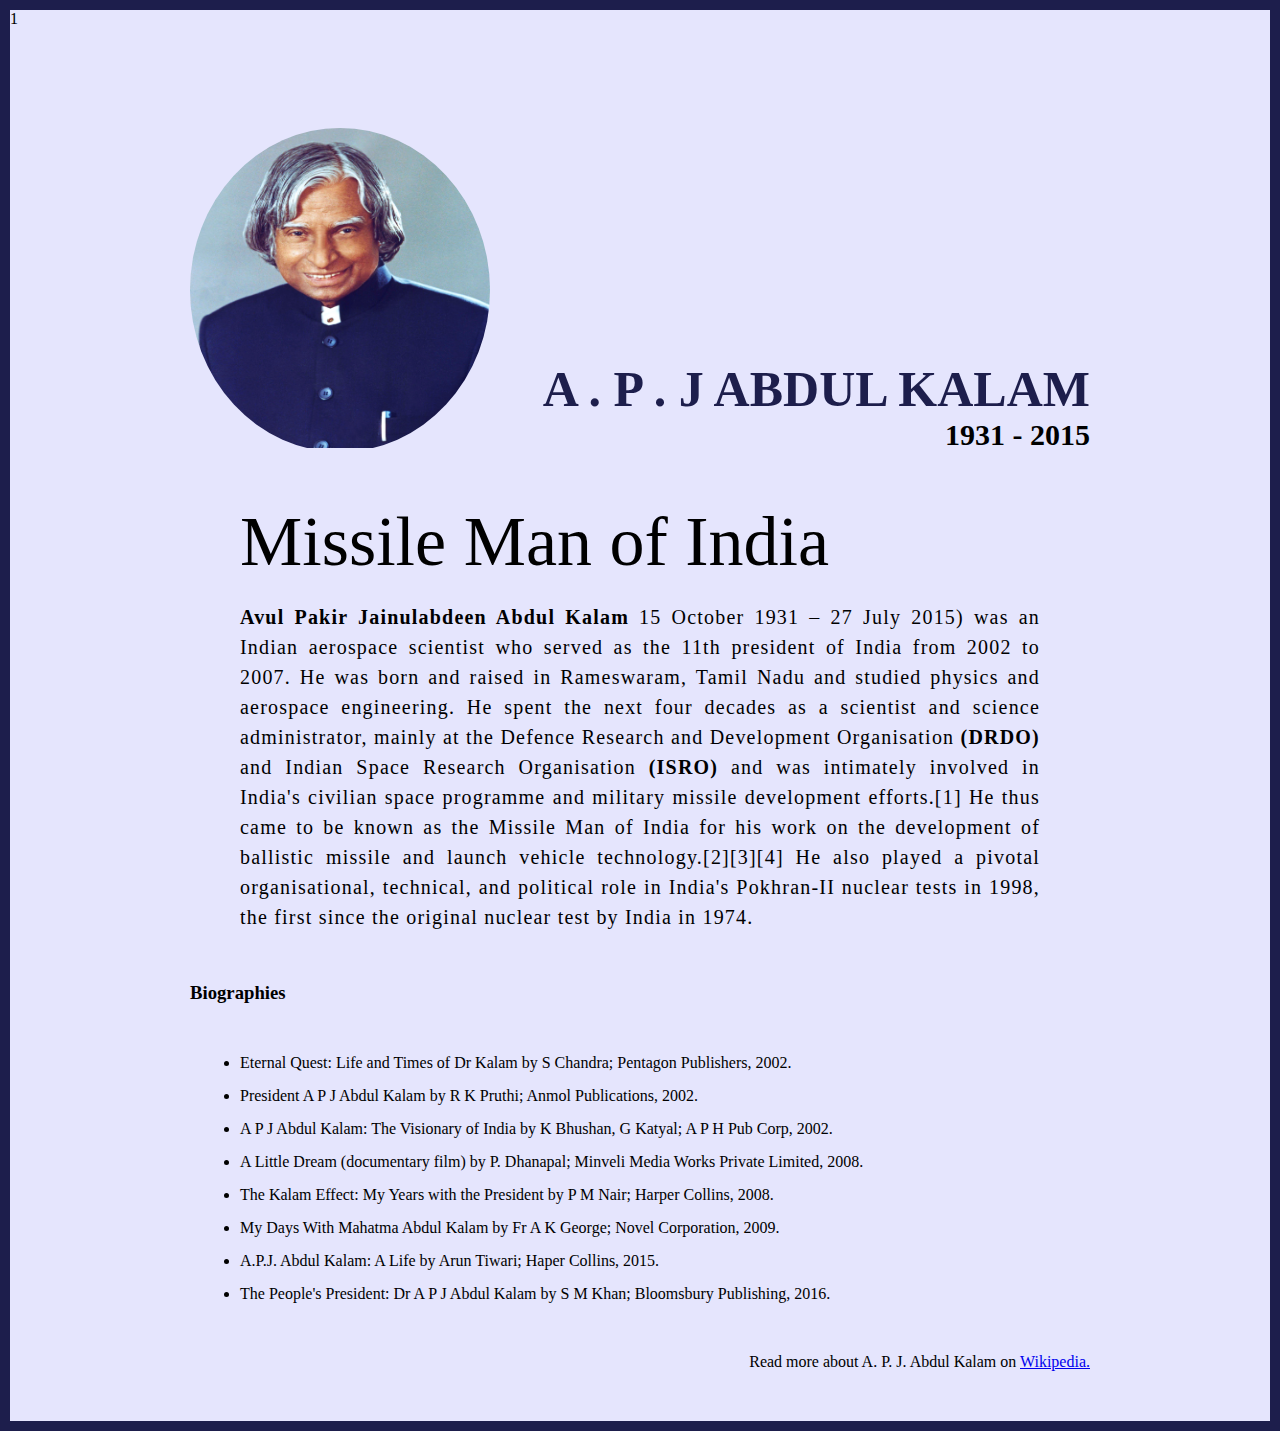
<file: Project01/index.html>
<!DOCTYPE html>
<html lang="en">
  <head>
    <meta charset="UTF-8" />
    <meta name="viewport" content="width=device-width, initial-scale=1.0" />
    <title>The Tribute Website</title>
    <link rel="stylesheet" href="styles.css" />
  </head>
  <!-- format code shortcut for prettier extension : shift + alt + f -->
  <!-- emmet is extension in vscode for write html code fastly -->
  <body>
    <div class="container">1
      <div class="content">
        <section class="top_section">
          <div class="image_container">
            <img src="../IMAGES/apj.jpg" alt="tribute" />
          </div>
          <div>
            <h1>A . P . J Abdul Kalam</h1>
            <h4>1931 - 2015</h4>
          </div>
        </section>
        <section class="about_section">
          <h2>Missile Man of India</h2>
          <p><b>Avul Pakir Jainulabdeen Abdul Kalam</b> 15 October 1931 – 27 July
            2015) was an Indian aerospace scientist who served as the 11th
            president of India from 2002 to 2007. He was born and raised in
            Rameswaram, Tamil Nadu and studied physics and aerospace
            engineering. He spent the next four decades as a scientist and
            science administrator, mainly at the Defence Research and
            Development Organisation <b>(DRDO)</b> and Indian Space Research
            Organisation <b>(ISRO)</b> and was intimately involved in India's civilian
            space programme and military missile development efforts.[1] He thus
            came to be known as the Missile Man of India for his work on the
            development of ballistic missile and launch vehicle
            technology.[2][3][4] He also played a pivotal organisational,
            technical, and political role in India's Pokhran-II nuclear tests in
            1998, the first since the original nuclear test by India in 1974.</p>
        </section>
        <section class="biography_section">
          <h3>Biographies</h3>
          <ul>
             <li>
              Eternal Quest: Life and Times of Dr Kalam by S Chandra; Pentagon
              Publishers, 2002.
            </li>
            <li>
              President A P J Abdul Kalam by R K Pruthi; Anmol Publications,
              2002.
            </li>
            <li>
              A P J Abdul Kalam: The Visionary of India by K Bhushan, G Katyal;
              A P H Pub Corp, 2002.
            </li>
            <li>
              A Little Dream (documentary film) by P. Dhanapal; Minveli Media
              Works Private Limited, 2008.
            </li>
            <li>
              The Kalam Effect: My Years with the President by P M Nair; Harper
              Collins, 2008.
            </li>
            <li>
              My Days With Mahatma Abdul Kalam by Fr A K George; Novel
              Corporation, 2009.
            </li>
            <li>
              A.P.J. Abdul Kalam: A Life by Arun Tiwari; Haper Collins, 2015.
            </li>
            <li>
              The People's President: Dr A P J Abdul Kalam by S M Khan;
              Bloomsbury Publishing, 2016.
            </li>
          </ul>
        </section>
        <footer>

         <p>Read more about A. P. J. Abdul Kalam on 
          <a href="https://en.wikipedia.org/wiki/A._P._J._Abdul_Kalam">Wikipedia.</a>
         </p>

         
        </footer>
      </div>
    </div>
  </body>
</html>
</file>
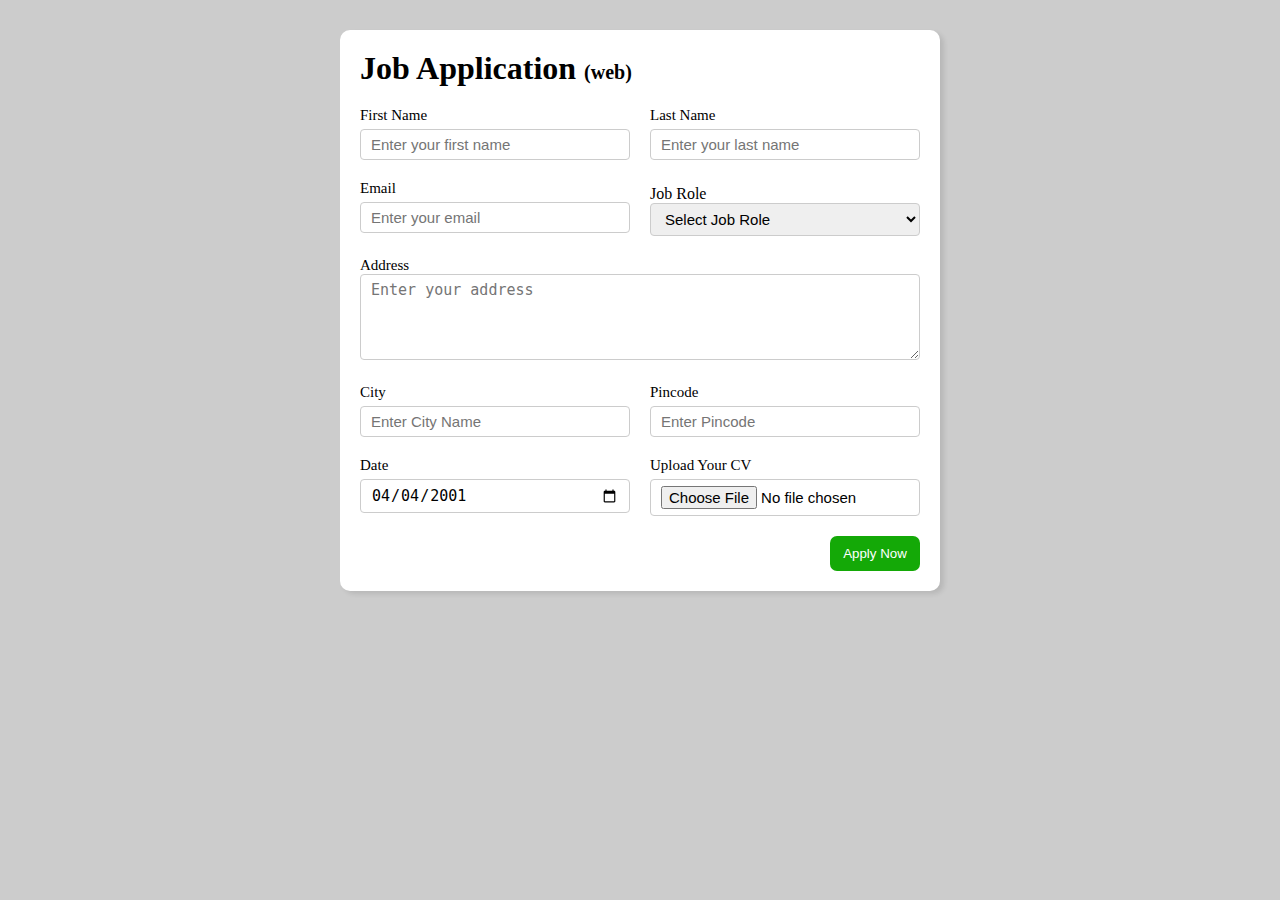
<file: project02/index.html>
<!DOCTYPE html>
<html lang="en">
<head>
    <meta charset="UTF-8">
    <meta name="viewport" content="width=device-width, initial-scale=1.0">
    <title>Job Application</title>
    <link rel="stylesheet" href="style.css">
</head>
<body>
    <div class="container">
        <div class="apply_box">
            
            <h1>Job Application 
                <span class="title_small">(web)</span>
            </h1>
            <form action="">
                <div class="form_container">
                    <div class="form_control">
                        <label for="first_name">First Name</label>
                        <input id="first_name" type="text" name="first_name" placeholder="Enter your first name" required>
                    </div>
                    <div class="form_control">
                        <label for="last_name">Last Name</label>
                        <input id="last_name" type="text" name="last_name" placeholder="Enter your last name" required>
                    </div>
                    <div class="form_control">
                        <label for="email">Email</label>
                        <input id="email" type="email" name="email" placeholder="Enter your email" required>
                    </div>
                    <div class="form_control">
                        <label for="job_role"></label>Job Role</label>
                       <select name="job_role" id="job_role">
                        <option value="">Select Job Role</option>
                        <option value="frontend">Frontend developer</option>
                        <option value="backend">Backend developer</option>
                        <option value="fullstack">Fullstack developer</option>
                        <option value="designer">Designer</option>
                       </select>
                    </div>
                    <div class="textarea_control">
                        <label for="address">Address</label>
                       <textarea name="address" id="address" placeholder="Enter your address" rows="4" cols="50"></textarea>
                    </div>
                    <div class="form_control">
                        <label for="City">City</label>
                        <input id="City" type="text" name="City" placeholder="Enter City Name" required>
                    </div>
                    <div class="form_control">
                        <label for="Pincode">Pincode</label>
                        <input id="Pincode" type="number" name="Pincode" placeholder="Enter Pincode" required>
                    </div>
                    <div class="form_control">
                        <label for="Date">Date</label>
                        <input value="2001-04-04" id="Date" type="date" name="Date" required>
                    </div>
                    <div class="form_control">
                        <label for="upload">Upload Your CV</label>
                        <input id="upload" type="file" name="upload" required>
                    </div>
                </div>
                <div class="button_container">
                    <button type="submit">Apply Now</button>
                </div>
            </form>
        </div>
    </div>


</body>
</html>
</file>
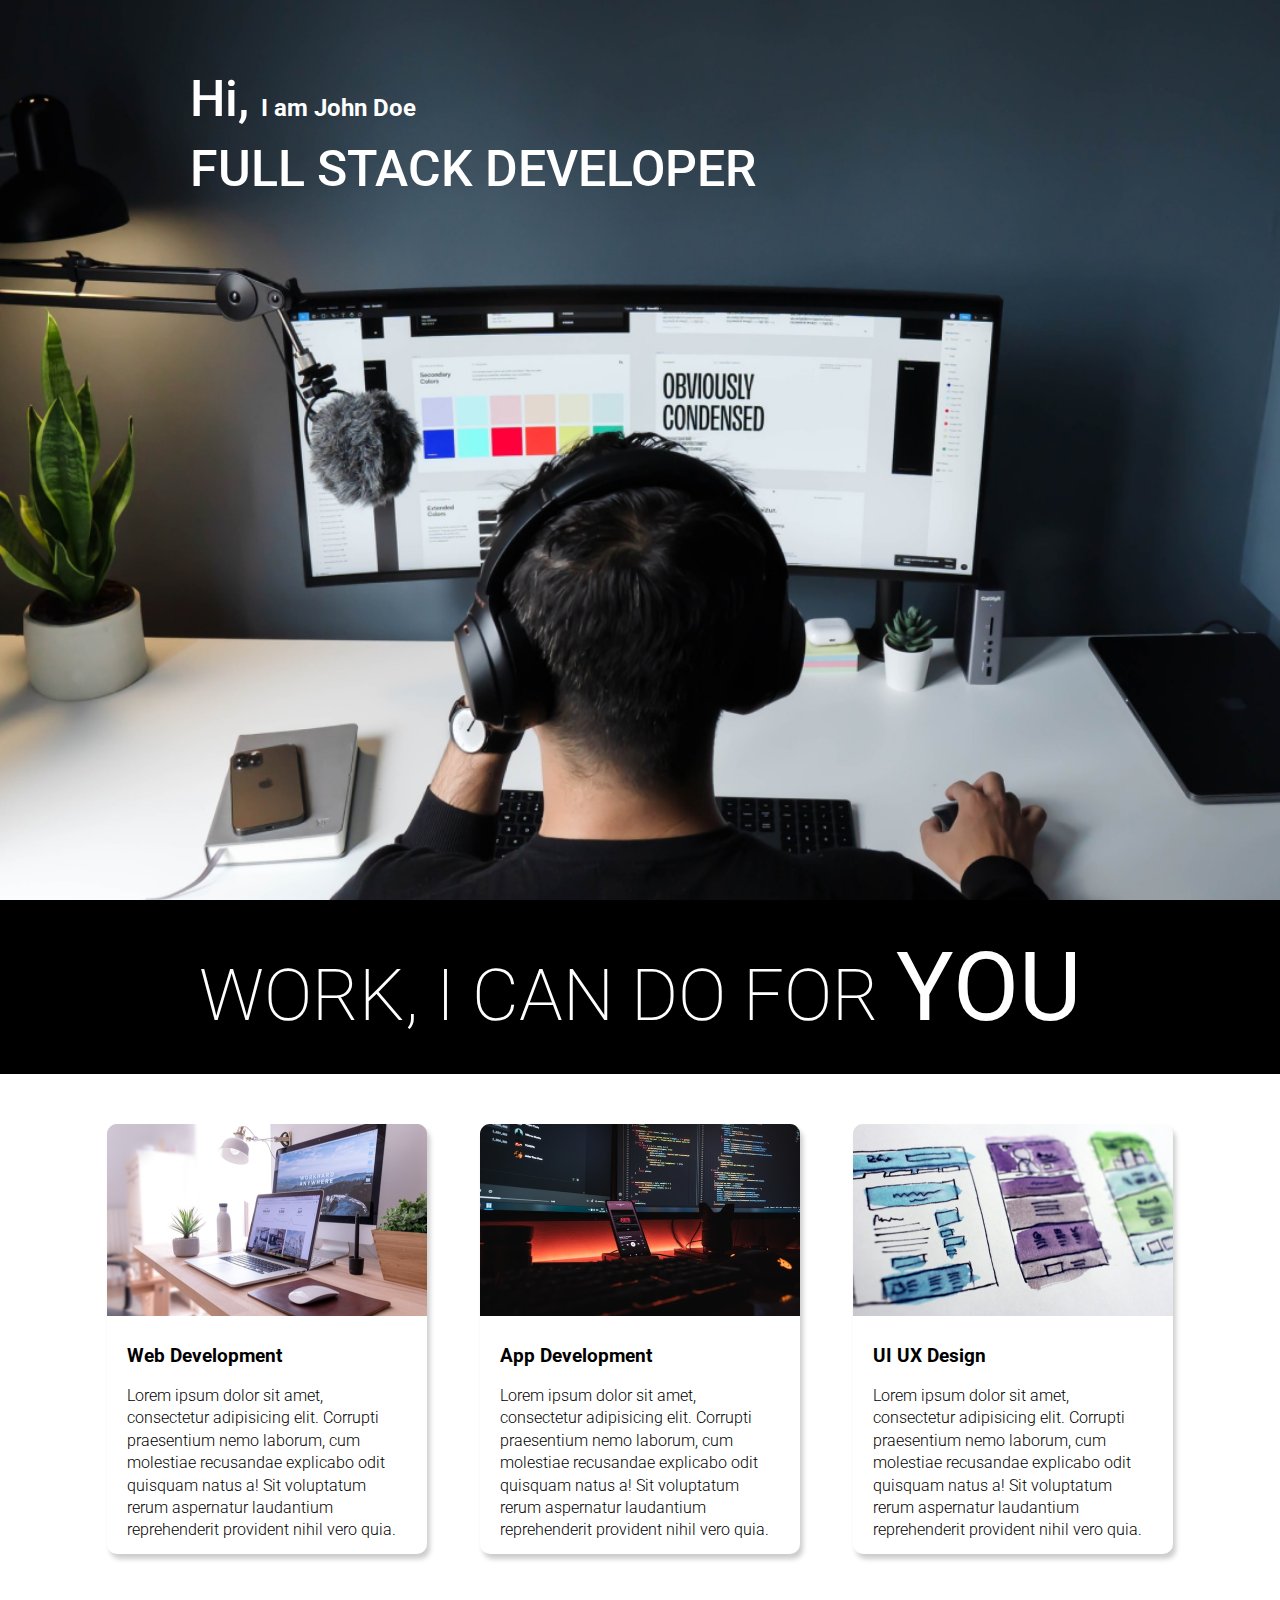
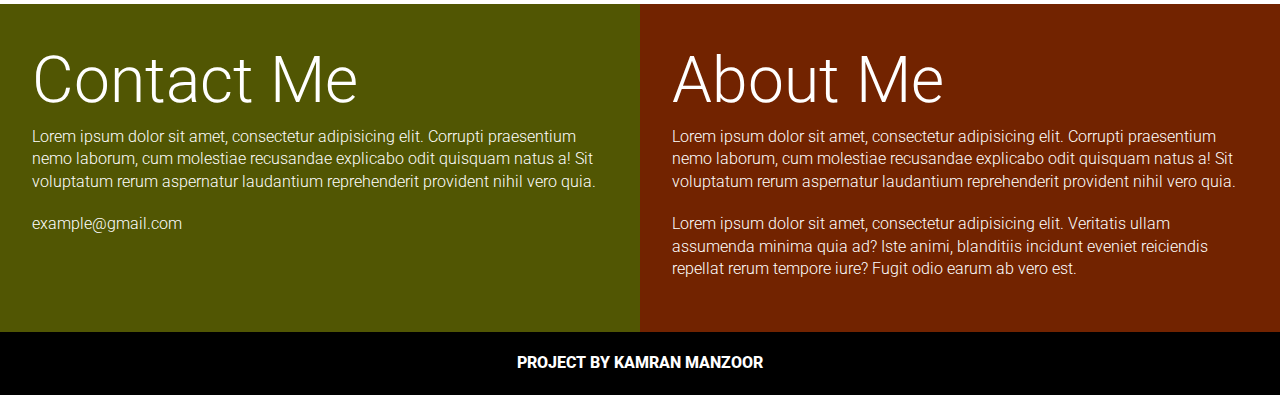
<file: project04/index.html>
<!DOCTYPE html>
<html lang="en">
  <head>
    <meta charset="UTF-8" />
    <meta name="viewport" content="width=device-width, initial-scale=1.0" />
    <title>Developer | Landing Page</title>
    <link rel="stylesheet" href="styles.css" />
  </head>
  <body>
    <section class="hero-section">
      <div class="text_container">
        <h2><span class="lg_text">Hi, </span>I am John Doe</h2>
        <h1 class="lg_text">FULL STACK DEVELOPER</h1>
      </div>
    </section>
    <section class="black_box">
      <h2>WORK, I CAN DO FOR <span>YOU</span></h2>
    </section>
    <section class="work">
      <div class="grid_item">
        <div class="card">
          <div class="imag_container">
            <img src="../IMAGES/web.png" alt="web development" />
          </div>
          <div class="card_content">
            <h3>Web Development</h3>
            <p>
              Lorem ipsum dolor sit amet, consectetur adipisicing elit. Corrupti
              praesentium nemo laborum, cum molestiae recusandae explicabo odit
              quisquam natus a! Sit voluptatum rerum aspernatur laudantium
              reprehenderit provident nihil vero quia.
            </p>
          </div>
        </div>
      </div>
      <div class="grid_item">
        <div class="card">
          <div class="imag_container">
            <img src="../IMAGES/mobile.png" alt="App development" />
          </div>
          <div class="card_content">
            <h3>App Development</h3>
            <p>
              Lorem ipsum dolor sit amet, consectetur adipisicing elit. Corrupti
              praesentium nemo laborum, cum molestiae recusandae explicabo odit
              quisquam natus a! Sit voluptatum rerum aspernatur laudantium
              reprehenderit provident nihil vero quia.
            </p>
          </div>
        </div>
      </div>
      <div class="grid_item">
        <div class="card">
          <div class="imag_container">
            <img src="../IMAGES/uiux.png" alt="UI UX Design" />
          </div>
          <div class="card_content">
            <h3>UI UX Design</h3>
            <p>
              Lorem ipsum dolor sit amet, consectetur adipisicing elit. Corrupti
              praesentium nemo laborum, cum molestiae recusandae explicabo odit
              quisquam natus a! Sit voluptatum rerum aspernatur laudantium
              reprehenderit provident nihil vero quia.
            </p>
          </div>
        </div>
      </div>
    </section>
    <section class="bottom_section">
        <div class="content">
            <h2>Contact Me</h2>
            <p>
              Lorem ipsum dolor sit amet, consectetur adipisicing elit. Corrupti
              praesentium nemo laborum, cum molestiae recusandae explicabo odit
              quisquam natus a! Sit voluptatum rerum aspernatur laudantium
              reprehenderit provident nihil vero quia.</p>
              <p>example@gmail.com</p>
        </div>
        <div class="about">
            <h2>About Me</h2>
            <p>
              Lorem ipsum dolor sit amet, consectetur adipisicing elit. Corrupti
              praesentium nemo laborum, cum molestiae recusandae explicabo odit
              quisquam natus a! Sit voluptatum rerum aspernatur laudantium
              reprehenderit provident nihil vero quia.
            </p>
            <p>Lorem ipsum dolor sit amet, consectetur adipisicing elit. Veritatis ullam assumenda minima quia ad? Iste animi, blanditiis incidunt eveniet reiciendis repellat rerum tempore iure? Fugit odio earum ab vero est.</p>
        </div>
    </section>
    <footer>
        Project by KAMRAN MANZOOR
    </footer>
  </body>
</html>
</file>
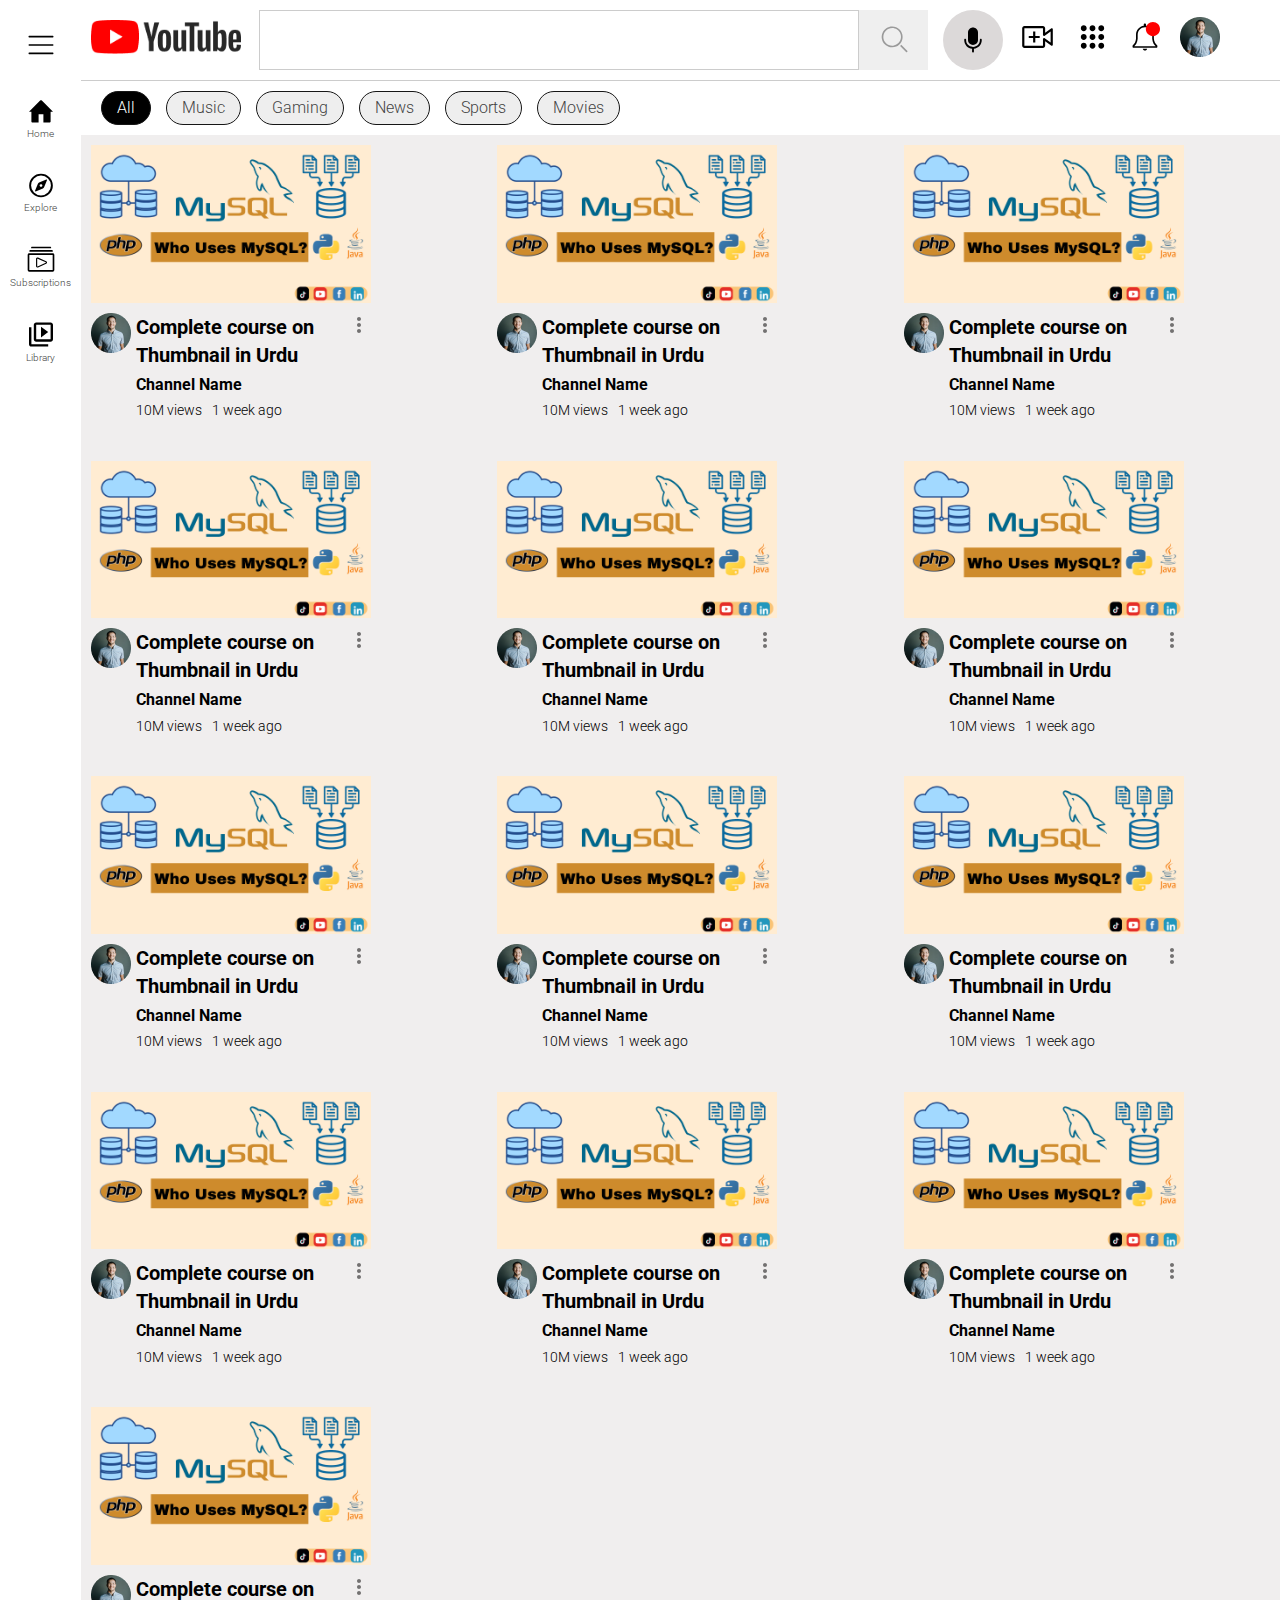
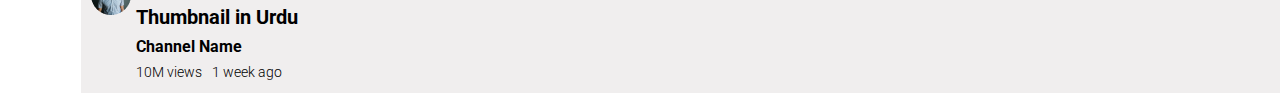
<file: project07/index.html>
<!DOCTYPE html>
<html lang="en">
  <head>
    <meta charset="UTF-8" />
    <meta name="viewport" content="width=device-width, initial-scale=1.0" />
    <title>Youtube Clone</title>
    <link rel="stylesheet" href="style.css" />
  </head>
  <body>
    <div class="container">
        <aside>
        <div class="bars">
          <img src="../IMAGES/project7/bars.svg" alt="bars" />
        </div>
        <div class="side-icon">
          <i>
            <img src="../IMAGES/project7/home.svg" alt="home" />
          </i>
          <p>Home</p>
        </div>
        <div class="side-icon">
          <i>
            <img src="../IMAGES/project7/compass.svg" alt="explore" />
          </i>
          <p>Explore</p>
        </div>
        <div class="side-icon">
          <i>
            <img
              src="../IMAGES/project7/video-gallary.svg"
              alt="subscriptions"
            />
          </i>
          <p>Subscriptions</p>
        </div>
        <div class="side-icon">
          <i>
            <img src="../IMAGES/project7/video-library.svg" alt="library" />
          </i>
          <p>Library</p>
        </div>
      </aside>
      <div class="main-container">
        <header>
        <nav>
          <div class="logo">
            <img src="../IMAGES/project7/youtube-logo.png" alt="youtube logo" />
          </div>
          <div class="center-nav">
            <div class="search">
              <input type="text" />
              <button>
                <img src="../IMAGES/project7/search.svg" alt="search icon" />
              </button>
            </div>
            <div class="mic">
              <img src="../IMAGES/project7/mic.svg" alt="microphone icon" />
            </div>
          </div>
          <div class="side-nav">
            <i>
              <img src="../IMAGES/project7/video-add.svg" alt="video" />
            </i>
            <i>
              <img src="../IMAGES/project7/dot-grid.svg" alt="dot grid" />
            </i>
            <i>
              <img src="../IMAGES/project7/bell.svg" alt="bell" />
            </i>
            <i>
              <img src="../IMAGES/project7/avatar.png" alt="avatar" />
            </i>
          </div>
        </nav>
        <div class="tags">
          <div class="tag dark">All</div>
          <div class="tag light">Music</div>
          <div class="tag light">Gaming</div>
          <div class="tag light">News</div>
          <div class="tag light">Sports</div>
          <div class="tag light">Movies</div>
        </div>
      </header>
      <main>
        <div class="card-container">
            <div class="card">
                <img src="../IMAGES/project7/thumbnailll.png" alt="thumbnaill">
            <div class="avatar-content">
                <div class="avatar">
                    <img src="../IMAGES/project7/avatar.png" alt="avatar">
                </div>
                <div class="content">
                    <h3>Complete course on Thumbnail in Urdu</h3>
                    <p class="channel-name">Channel Name</p>
                    <div class="content-status">
                        <p>10M views</p>
                        <p>1 week ago</p>
                    </div>
                </div>
                <div class="dots"><img src="../IMAGES/project7/dots.svg" alt="dots"></div>
            </div>
            </div>  
            <div class="card">
                <img src="../IMAGES/project7/thumbnailll.png" alt="thumbnaill">
            <div class="avatar-content">
                <div class="avatar">
                    <img src="../IMAGES/project7/avatar.png" alt="avatar">
                </div>
                <div class="content">
                    <h3>Complete course on Thumbnail in Urdu</h3>
                    <p class="channel-name">Channel Name</p>
                    <div class="content-status">
                        <p>10M views</p>
                        <p>1 week ago</p>
                    </div>
                </div>
                <div class="dots"><img src="../IMAGES/project7/dots.svg" alt="dots"></div>
            </div>
            </div>  
            <div class="card">
                <img src="../IMAGES/project7/thumbnailll.png" alt="thumbnaill">
            <div class="avatar-content">
                <div class="avatar">
                    <img src="../IMAGES/project7/avatar.png" alt="avatar">
                </div>
                <div class="content">
                    <h3>Complete course on Thumbnail in Urdu</h3>
                    <p class="channel-name">Channel Name</p>
                    <div class="content-status">
                        <p>10M views</p>
                        <p>1 week ago</p>
                    </div>
                </div>
                <div class="dots"><img src="../IMAGES/project7/dots.svg" alt="dots"></div>
            </div>
            </div>  
            <div class="card">
                <img src="../IMAGES/project7/thumbnailll.png" alt="thumbnaill">
            <div class="avatar-content">
                <div class="avatar">
                    <img src="../IMAGES/project7/avatar.png" alt="avatar">
                </div>
                <div class="content">
                    <h3>Complete course on Thumbnail in Urdu</h3>
                    <p class="channel-name">Channel Name</p>
                    <div class="content-status">
                        <p>10M views</p>
                        <p>1 week ago</p>
                    </div>
                </div>
                <div class="dots"><img src="../IMAGES/project7/dots.svg" alt="dots"></div>
            </div>
            </div>  
            <div class="card">
                <img src="../IMAGES/project7/thumbnailll.png" alt="thumbnaill">
            <div class="avatar-content">
                <div class="avatar">
                    <img src="../IMAGES/project7/avatar.png" alt="avatar">
                </div>
                <div class="content">
                    <h3>Complete course on Thumbnail in Urdu</h3>
                    <p class="channel-name">Channel Name</p>
                    <div class="content-status">
                        <p>10M views</p>
                        <p>1 week ago</p>
                    </div>
                </div>
                <div class="dots"><img src="../IMAGES/project7/dots.svg" alt="dots"></div>
            </div>
            </div>  
            <div class="card">
                <img src="../IMAGES/project7/thumbnailll.png" alt="thumbnaill">
            <div class="avatar-content">
                <div class="avatar">
                    <img src="../IMAGES/project7/avatar.png" alt="avatar">
                </div>
                <div class="content">
                    <h3>Complete course on Thumbnail in Urdu</h3>
                    <p class="channel-name">Channel Name</p>
                    <div class="content-status">
                        <p>10M views</p>
                        <p>1 week ago</p>
                    </div>
                </div>
                <div class="dots"><img src="../IMAGES/project7/dots.svg" alt="dots"></div>
            </div>
            </div>  
            <div class="card">
                <img src="../IMAGES/project7/thumbnailll.png" alt="thumbnaill">
            <div class="avatar-content">
                <div class="avatar">
                    <img src="../IMAGES/project7/avatar.png" alt="avatar">
                </div>
                <div class="content">
                    <h3>Complete course on Thumbnail in Urdu</h3>
                    <p class="channel-name">Channel Name</p>
                    <div class="content-status">
                        <p>10M views</p>
                        <p>1 week ago</p>
                    </div>
                </div>
                <div class="dots"><img src="../IMAGES/project7/dots.svg" alt="dots"></div>
            </div>
            </div>  
            <div class="card">
                <img src="../IMAGES/project7/thumbnailll.png" alt="thumbnaill">
            <div class="avatar-content">
                <div class="avatar">
                    <img src="../IMAGES/project7/avatar.png" alt="avatar">
                </div>
                <div class="content">
                    <h3>Complete course on Thumbnail in Urdu</h3>
                    <p class="channel-name">Channel Name</p>
                    <div class="content-status">
                        <p>10M views</p>
                        <p>1 week ago</p>
                    </div>
                </div>
                <div class="dots"><img src="../IMAGES/project7/dots.svg" alt="dots"></div>
            </div>
            </div>  <div class="card">
                <img src="../IMAGES/project7/thumbnailll.png" alt="thumbnaill">
            <div class="avatar-content">
                <div class="avatar">
                    <img src="../IMAGES/project7/avatar.png" alt="avatar">
                </div>
                <div class="content">
                    <h3>Complete course on Thumbnail in Urdu</h3>
                    <p class="channel-name">Channel Name</p>
                    <div class="content-status">
                        <p>10M views</p>
                        <p>1 week ago</p>
                    </div>
                </div>
                <div class="dots"><img src="../IMAGES/project7/dots.svg" alt="dots"></div>
            </div>
            </div>  
            <div class="card">
                <img src="../IMAGES/project7/thumbnailll.png" alt="thumbnaill">
            <div class="avatar-content">
                <div class="avatar">
                    <img src="../IMAGES/project7/avatar.png" alt="avatar">
                </div>
                <div class="content">
                    <h3>Complete course on Thumbnail in Urdu</h3>
                    <p class="channel-name">Channel Name</p>
                    <div class="content-status">
                        <p>10M views</p>
                        <p>1 week ago</p>
                    </div>
                </div>
                <div class="dots"><img src="../IMAGES/project7/dots.svg" alt="dots"></div>
            </div>
            </div>  
            <div class="card">
                <img src="../IMAGES/project7/thumbnailll.png" alt="thumbnaill">
            <div class="avatar-content">
                <div class="avatar">
                    <img src="../IMAGES/project7/avatar.png" alt="avatar">
                </div>
                <div class="content">
                    <h3>Complete course on Thumbnail in Urdu</h3>
                    <p class="channel-name">Channel Name</p>
                    <div class="content-status">
                        <p>10M views</p>
                        <p>1 week ago</p>
                    </div>
                </div>
                <div class="dots"><img src="../IMAGES/project7/dots.svg" alt="dots"></div>
            </div>
            </div>  
            <div class="card">
                <img src="../IMAGES/project7/thumbnailll.png" alt="thumbnaill">
            <div class="avatar-content">
                <div class="avatar">
                    <img src="../IMAGES/project7/avatar.png" alt="avatar">
                </div>
                <div class="content">
                    <h3>Complete course on Thumbnail in Urdu</h3>
                    <p class="channel-name">Channel Name</p>
                    <div class="content-status">
                        <p>10M views</p>
                        <p>1 week ago</p>
                    </div>
                </div>
                <div class="dots"><img src="../IMAGES/project7/dots.svg" alt="dots"></div>
            </div>
            </div>  <div class="card">
                <img src="../IMAGES/project7/thumbnailll.png" alt="thumbnaill">
            <div class="avatar-content">
                <div class="avatar">
                    <img src="../IMAGES/project7/avatar.png" alt="avatar">
                </div>
                <div class="content">
                    <h3>Complete course on Thumbnail in Urdu</h3>
                    <p class="channel-name">Channel Name</p>
                    <div class="content-status">
                        <p>10M views</p>
                        <p>1 week ago</p>
                    </div>
                </div>
                <div class="dots"><img src="../IMAGES/project7/dots.svg" alt="dots"></div>
            </div>
            </div>  
               
        </div>
      </main>
      </div>
    </div>
  </body>
</html>
</file>
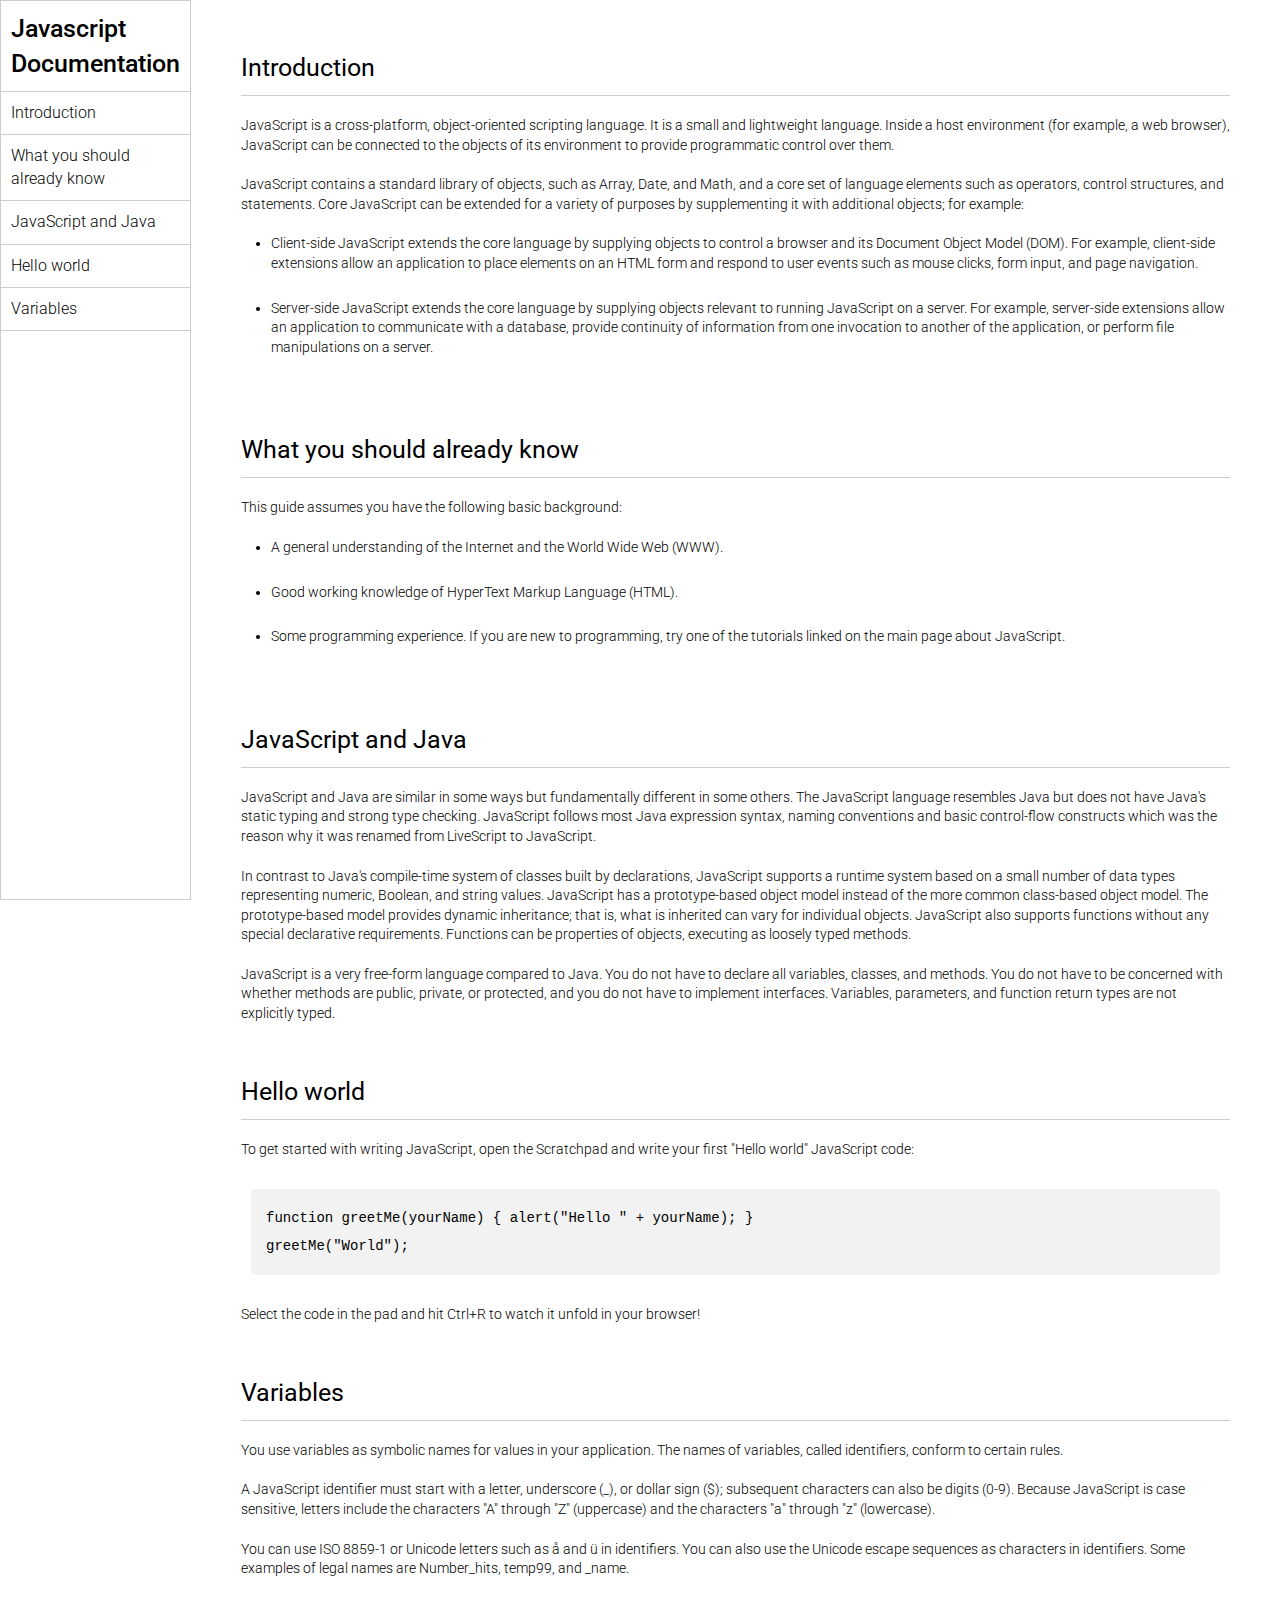
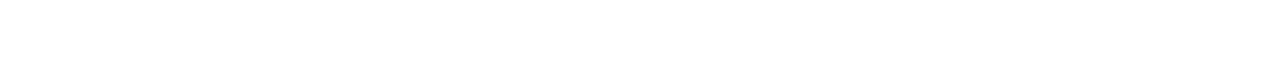
<file: project08/index.html>
<!DOCTYPE html>
<html lang="en">
<head>
    <meta charset="UTF-8">
    <meta name="viewport" content="width=device-width, initial-scale=1.0">
    <title>Documentation website</title>
    <link rel="stylesheet" href="style.css">
    <link rel="stylesheet" href="media.css">
</head>
<body>
    
    <header>
        <nav>
            <h1>Javascript Documentation</h1>
            <ul>
                <a href="#Introduction"><li>Introduction</li></a>
                <a href="#What_you_should_already_know"><li>What you should already know</li></a>
                <a href="#JavaScript_and_Java"><li>JavaScript and Java</li></a>
                <a href="#Hello_world"><li>Hello world</li></a>
                <a href="#Variables"><li>Variables</li></a>
            </ul>
        </nav>
    </header>
    <main>
        <section id="Introduction">
        <h2>Introduction</h2>
        <article>
          <p>
            JavaScript is a cross-platform, object-oriented scripting language.
            It is a small and lightweight language. Inside a host environment
            (for example, a web browser), JavaScript can be connected to the
            objects of its environment to provide programmatic control over
            them.
          </p>

          <p>
            JavaScript contains a standard library of objects, such as Array,
            Date, and Math, and a core set of language elements such as
            operators, control structures, and statements. Core JavaScript can
            be extended for a variety of purposes by supplementing it with
            additional objects; for example:
          </p>
          <ul>
            <li>
              Client-side JavaScript extends the core language by supplying
              objects to control a browser and its Document Object Model (DOM).
              For example, client-side extensions allow an application to place
              elements on an HTML form and respond to user events such as mouse
              clicks, form input, and page navigation.
            </li>
            <li>
              Server-side JavaScript extends the core language by supplying
              objects relevant to running JavaScript on a server. For example,
              server-side extensions allow an application to communicate with a
              database, provide continuity of information from one invocation to
              another of the application, or perform file manipulations on a
              server.
            </li>
          </ul>
        </article>
      </section>
      <section id="What_you_should_already_know">
        <h2>What you should already know</h2>
        <article>
          <p>This guide assumes you have the following basic background:</p>

          <ul>
            <li>
              A general understanding of the Internet and the World Wide Web
              (WWW).
            </li>
            <li>Good working knowledge of HyperText Markup Language (HTML).</li>
            <li>
              Some programming experience. If you are new to programming, try
              one of the tutorials linked on the main page about JavaScript.
            </li>
          </ul>
        </article>
      </section>
      <section id="JavaScript_and_Java">
        <h2>JavaScript and Java</h2>
        <article>
          <p>
            JavaScript and Java are similar in some ways but fundamentally
            different in some others. The JavaScript language resembles Java but
            does not have Java's static typing and strong type checking.
            JavaScript follows most Java expression syntax, naming conventions
            and basic control-flow constructs which was the reason why it was
            renamed from LiveScript to JavaScript.
          </p>

          <p>
            In contrast to Java's compile-time system of classes built by
            declarations, JavaScript supports a runtime system based on a small
            number of data types representing numeric, Boolean, and string
            values. JavaScript has a prototype-based object model instead of the
            more common class-based object model. The prototype-based model
            provides dynamic inheritance; that is, what is inherited can vary
            for individual objects. JavaScript also supports functions without
            any special declarative requirements. Functions can be properties of
            objects, executing as loosely typed methods.
          </p>
          <p>
            JavaScript is a very free-form language compared to Java. You do not
            have to declare all variables, classes, and methods. You do not have
            to be concerned with whether methods are public, private, or
            protected, and you do not have to implement interfaces. Variables,
            parameters, and function return types are not explicitly typed.
          </p>
        </article>
      </section>
      <section id="Hello_world">
        <h2>Hello world</h2>
        <article>
          To get started with writing JavaScript, open the Scratchpad and write
          your first "Hello world" JavaScript code:
          <code
            >function greetMe(yourName) { alert("Hello " + yourName); }
            greetMe("World");
          </code>

          Select the code in the pad and hit Ctrl+R to watch it unfold in your
          browser!
        </article>
      </section>
      <section id="Variables">
        <h2>Variables</h2>
        <article>
          <p>
            You use variables as symbolic names for values in your application.
            The names of variables, called identifiers, conform to certain
            rules.
          </p>
          <p>
            A JavaScript identifier must start with a letter, underscore (_), or
            dollar sign ($); subsequent characters can also be digits (0-9).
            Because JavaScript is case sensitive, letters include the characters
            "A" through "Z" (uppercase) and the characters "a" through "z"
            (lowercase).
          </p>
          <p>
            You can use ISO 8859-1 or Unicode letters such as å and ü in
            identifiers. You can also use the Unicode escape sequences as
            characters in identifiers. Some examples of legal names are
            Number_hits, temp99, and _name.
          </p>
        </article>
      </section>
    </main>
</body>
</html>
</file>
<file: Project01/styles.css>
* {
    margin: 0;
    padding: 0;
    box-sizing: border-box;

}
.container{
    background-color: #e5e5fd;
    min-height:100vh;
    border: 10px solid #1d1e4c;


}
.content{
    max-width: 900px;
    margin: 0 auto ;
}
.top_section h1{
    font-size: 50px;
    font-weight: bold ;
    color: #1d1e4c;
    text-transform: uppercase;

}
.top_section{
    display:flex;
    justify-content: space-between;
    margin-top:100px ;
    align-items: flex-end;
}
.top_section h4{
    font-size: 30px;
    text-align: end;


}
.image_container{
    border-radius: 50%;
    overflow: hidden;
}
.image_containerr, 
img{
    width: 300px;
    height: 320px;

}
.about_section{
    margin: 50px;

}
.about_section h2 {
    font-size: 70px;
    font-weight: 400;
    margin-bottom: 20px;
}
.about_section p{
    font-size: 20px;
    line-height: 30px;
    letter-spacing: 1.2px;text-align: justify;
}
.biography_section {
    margin-top: 50px;
}
.biography_section h3{
   margin: 50px 0;}
.biography_section ul{
    margin-left: 50px;
}
.biography_section li{
    margin-bottom: 15px;
}
footer{
    margin: 50px 0;
}
footer p{
    text-align: end;
}
</file>
<file: project02/style.css>
* {
  margin: 0;
  padding: 0;
  box-sizing: border-box;
}
body {
  background-color: #ccc;
}

.container {
  max-width: 1200px;
   margin: 0 auto;
 
}
.apply_box {
  max-width: 600px;
  padding: 20px;
  background-color: white;
  margin: 0 auto;
  margin-top: 30px;
  box-shadow: 4px 3px 5px rgba(1, 1, 1, 0.1);
  border-radius: 10px;
}

.title_small {
  font-size: 20px;
}

.form_container {
  margin-top: 20px;
  display: grid;
  grid-template-columns: repeat(auto-fill, minmax(200px, 1fr));
  gap: 20px;
}
.form_control {
  display: flex;
  flex-direction: column;
}
label {
  font-size: 15px;
  margin-bottom: 5px;
}

input,
select,
textarea {
  padding: 6px 10px;
  border: 1px solid #ccc;
  border-radius: 4px;
  font-size: 15px;
}

input:focus {
  outline-color: red;
}

.button_container {
  margin-top: 20px;
  text-align: center;
}

.button_container {
  display: flex;
  justify-content: flex-end;
  margin-top: 20px;
}

button {
  background-color: rgb(20, 169, 7);
  border: transparent solid 2px;
  padding: 5px 10px;
  border-radius: 7px;
  color: white;
  transition: 0.3s ease-in;
  width: 90px;
  height: 35px;
}
button:hover {
  background-color: rgb(246, 17, 17);
  border: 2px solid rgb(20, 169, 7);
  color: white;
  cursor: pointer;
  color: black;
  transition: 0.3s ease-out;
  cursor: pointer;
}

.textarea_control {
  grid-column: 1 / span 2;
}

.textarea_control textarea {
  width: 100%;
}

@media (max-width: 460px) {
  .textarea_control {
    grid-column: 1 / span 1;
  }
}
</file>
<file: project04/styles.css>
@import url("https://fonts.googleapis.com/css2?family=Roboto:ital,wght@0,100..900;1,100..900&display=swap");

* {
  margin: 0;
  padding: 0;
  box-sizing: border-box;
}

html,
body {
  line-height: 1.4;
  font-weight: 300;
  font-family: "Roboto", sans-serif;
}

.hero-section {
  background-image: url("../IMAGES/project4/developer.png");
  min-height: 100vh;
  background-size: cover;
  background-position: center;
  background-repeat: no-repeat;
}

.text_container {
  color: white;
  max-width: 1000px;
  margin: 0 auto;
  padding-top: 64px;
  padding-left: 50px;
}

.lg_text {
  font-size: 50px;
  font-weight: 500;
}

.black_box {
  background-color: black;
  padding: 20px 0;
}

.black_box h2 {
  color: white;
  text-align: center;
  font-size: 72px;
  font-weight: 200;
}

.black_box h2 span {
  font-weight: 400;
  font-size: 96px;
}

.work {
  display: grid;
  gap: 20px;
  margin: 20px 0;
  grid-template-columns: repeat(auto-fill, minmax(320px, 1fr));
  max-width: 1100px;
  margin: 50px auto;
}

.grid_item {
  display: flex;
  justify-content: center;
  align-items: center;
}

.card {
  max-width: 320px;
  height: 430px;
  border-radius: 10px;
  box-shadow: 3px 5px 5px rgba(1, 1, 1, 0.2);
}

.card_content {
  padding: 20px;
}

.card:hover {
  transform: scale(1.05);
  box-shadow: 3px 5px 5px rgba(1, 1, 1, 0.2);
  transition: transform 0.3s ease;
}
.card_content h3 {
  margin-bottom: 16px;
}
.bottom_section {
  display: flex;
}
.content {
  background-color: #515603;
}
.about {
  background-color: #722300;
}

.content,
.about {
  min-height: 300px;
  padding: 32px;
  color: white;
}

.about p,
.content p {
  margin-bottom: 20px;
}

.about h2,
.content h2 {
  font-size: 64px;
  font-weight: 300;
}
footer {
  background-color: black;
  text-transform: uppercase;
  color: white;
  text-align: center;
  padding: 20px;
  font-weight: 800;
}

@media (max-width: 786px) {
  .hero-section {
    min-height: 50vh;
  }
  .text_container {
    padding: 10px;
    text-align: center;
  }
  .lg_text {
    font-size: 32px;
  }
  .black_box h2 {
    font-size: 24px;
  }
  .black_box h2 span {
    font-size: 32px;
    font-weight: 400;
  }
  .bottom_section {
    flex-direction: column;
  }
  h1 {
    font-size: 32px;
  }
  .about h2,
  .content h2 {
    font-size: 32px;
  }
}
</file>
<file: project07/style.css>
@import url("https://fonts.googleapis.com/css2?family=Roboto:ital,wght@0,100..900;1,100..900&display=swap");

* {
  margin: 0;
  padding: 0;
  box-sizing: border-box;
}

html,
body {
  line-height: 1.4;
  font-weight: 300;
  font-family: "Roboto", sans-serif;
}

nav {
    display: flex;
    justify-content: space-between;
    align-items: center;
    padding: 10px;
}

.logo img {
    width: 150px;
    height: auto;
}

.center-nav {
    display: flex;
}

.search {
    display: flex;
}

.search input {
    min-width: 600px;
    padding: 10px 20px;
    border: 0.5px solid #ccc;

}

.search button {
    border: none;
    padding: 10px 20px;
}

.mic {
    padding: 15px;
    border-radius: 50px;
    background: rgb(220, 217, 217);
    display: grid;
    place-items: center;
    margin-left: 15px;
}

.mic img{
    width: 30px;

}

.side-nav {
    display: flex;
    align-items: center;
    justify-content: center;
    gap: 20px;
    margin-right: 50px;
}

.tags {
    display: flex;
    padding: 10px 20px;
    gap: 15px;
    border-top: 1px solid #ccc;
}

.tag {
    padding: 5px 15px;
    border-radius: 20px;
    border: 1px solid rgb(22, 22, 22);
}

.dark {
    background: black;
    color: white;

}
.light {
    background: rgb(238,238,238);
    color: rgb(67, 67, 67);
}

.container {
    display: flex;
}

aside{
    padding: 10px;
    display: flex;
    flex-direction: column;
    align-items: center;
    gap: 30px;
}

.side-icon {
    display: flex;
    flex-direction: column;
    align-items: center;
    justify-content: center;
}

.side-icon img {
    width: 30px;

}
.side-icon p {
    font-size: 10px;
    margin-top: -5px;
    color: rgb(67, 67, 67);
}
.bars {
    margin-top: 20px;
}

.main-container {
   width: 100%;
}

main{
    min-height: 100vh;
    background: rgb(240,238,238);

}

.card-container {
    display: grid;
    grid-template-columns: repeat(auto-fill, minmax(300px, 1fr));
    gap: 20px;
}

.card {
    padding: 10px;
    max-width: 300px;
    display: flex;
    flex-direction: column;
}

.avatar-content {
    padding-top: 10px;
    display: flex;
    gap: 5px;
}

.card h3{
    font-size: 20px;
}

.content{
    display: flex;
    flex-direction: column;
    gap: 5px;
}

.channel-name {
    font-size: 16px;
    font-weight: bold;
}

.content-status {
    display: flex;
    font-size: 14px;
    gap: 10px;
}
</file>
<file: project08/style.css>
@import url("https://fonts.googleapis.com/css2?family=Roboto:ital,wght@0,100;0,300;0,500;0,700;0,900;1,100;1,300;1,400;1,500;1,700;1,900&display=swap");
* {
  margin: 0;
  padding: 0;
  box-sizing: border-box;
}
html,
body {
  font-family: "Roboto", sans-serif;
  font-weight: 300;
  line-height: 1.4;
  scroll-behavior: smooth;
}

a {
    text-decoration: none;
}

body {
    display: flex;
}
header{
    border: 1px solid #ccc;
    height: 100vh;
}

nav h1 {
    font-size: 25px;
    font-weight: 500;
    padding: 10px;
    border-bottom: 1px solid #ccc ;

}

nav ul {
    list-style: none;
    padding: 0;
}

nav ul li {
    padding: 10px;
    border-bottom: 1px solid #ccc;
    color: black;
}

nav ul li:hover {
    background: #ccc;
    transition: 0.3s ease-in-out;
}

/* main section */

main {
    padding: 50px;
    max-width: 1200px;

}

section {
    margin-bottom: 50px;
}   

section article {
    font-size: 14px;
    display: flex;
    flex-direction: column;
    gap: 20px;
}
section h2 {
    padding-bottom: 10px;
    font-size: 25px;
    font-weight: 400;
    border-bottom: 1px solid #ccc;
    margin-bottom: 20px;
}

section article ul {
    margin-left: 30px;
}

section article ul li {
    margin-bottom: 25px;
}

code {
    text-align: left;
    white-space: pre-line;
    line-height: 2;
    background: #f3f2f2;
    padding: 15px;
    margin: 10px;
    border-radius: 5px;
}
</file>
<file: project08/media.css>
@media (max-width: 480px) {
    body {
        flex-direction: column;
    }

    header {
        height: 200px;
        overflow: hidden;
        overflow-y: scroll;
    }

}
</file>
